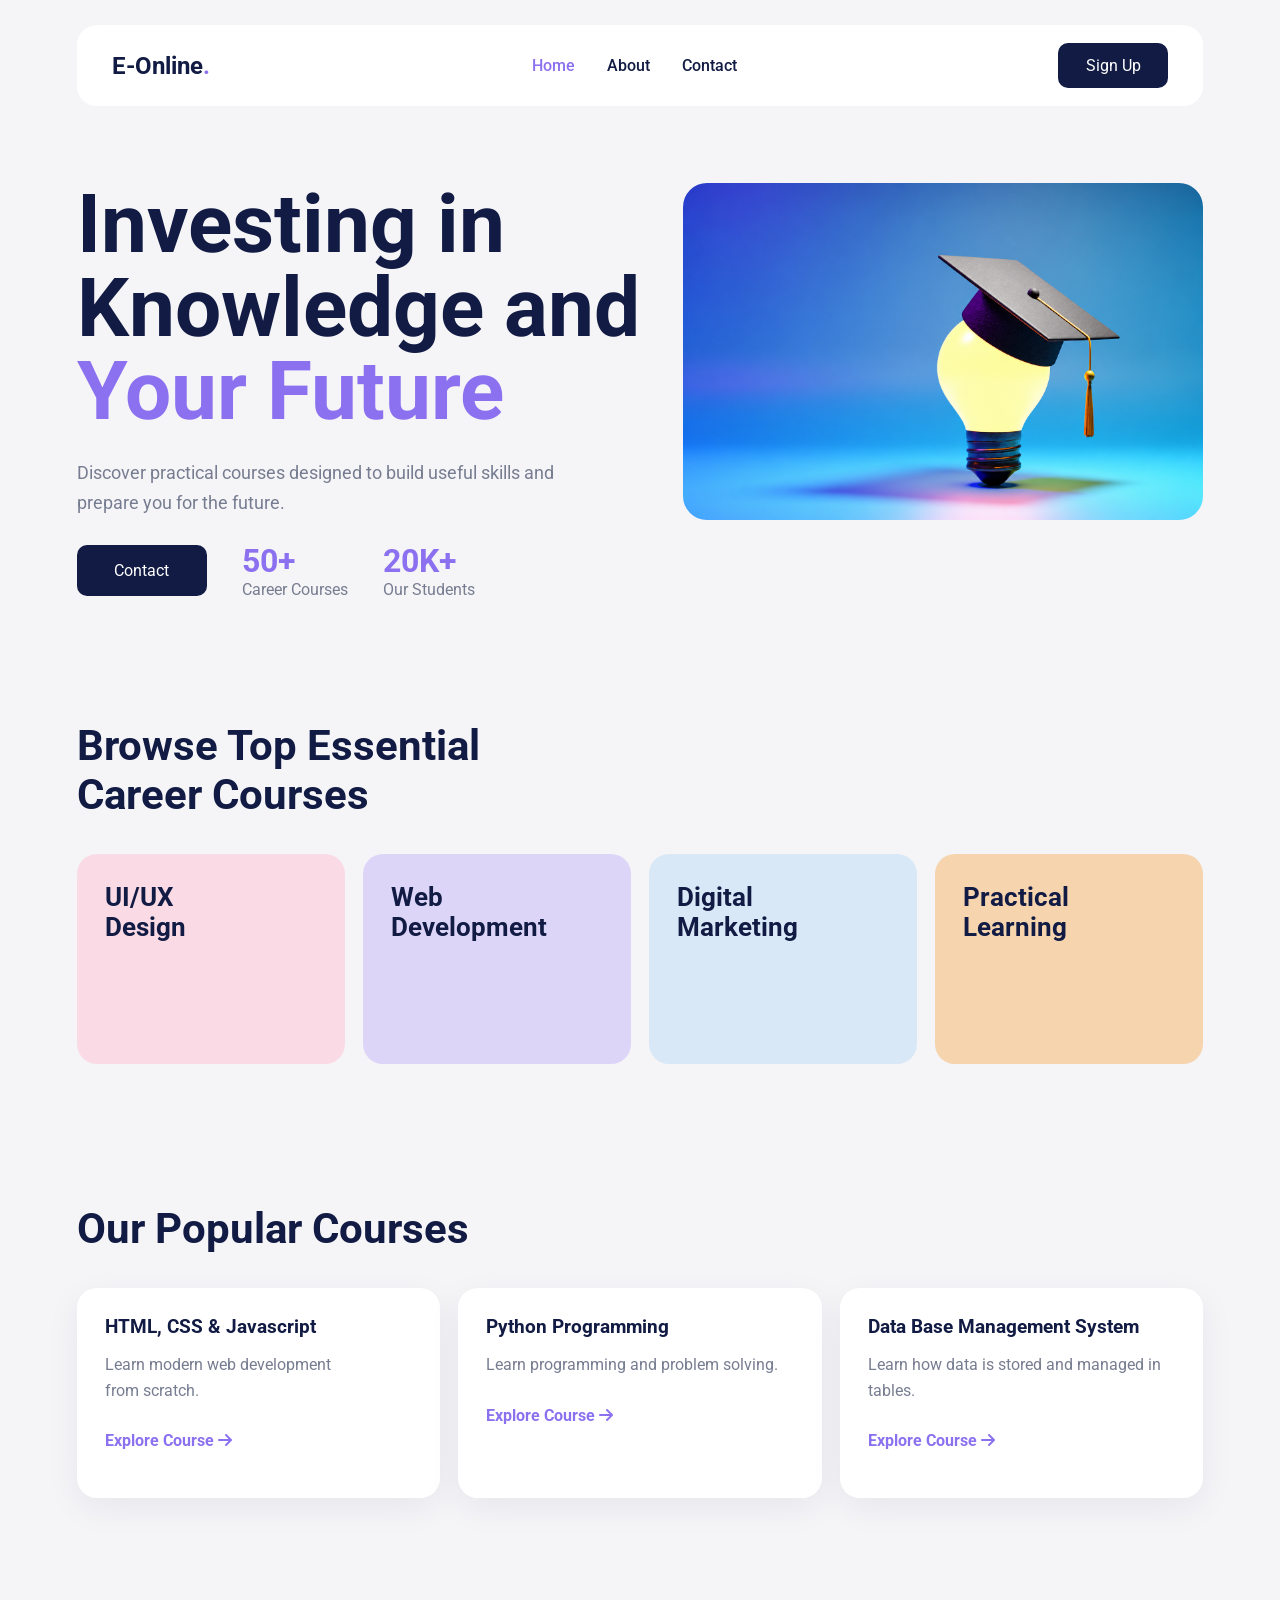
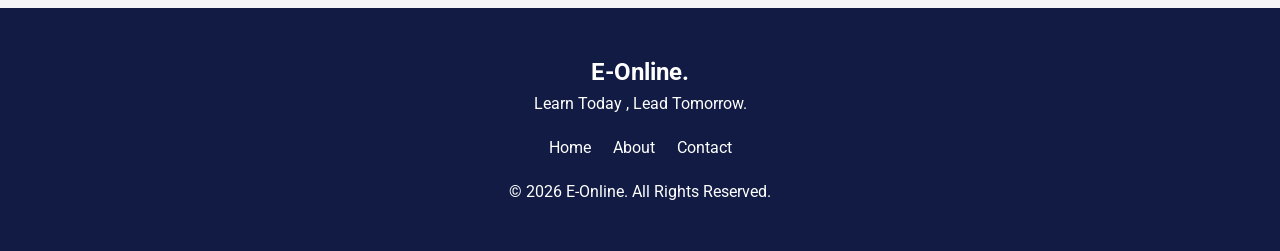
<file: index.html>
<!DOCTYPE html>
<html lang="en">
<head>
    <meta charset="UTF-8">
    <meta name="viewport" content="width=device-width, initial-scale=1.0">
    <title>E-Online | Home</title>
    <link rel="preconnect" href="https://fonts.googleapis.com">
    <link href="https://fonts.googleapis.com/css2?family=Roboto:wght@400;500;700&display=swap" rel="stylesheet">
    <link rel="stylesheet" href="style.css">
    <link rel="stylesheet" href="https://cdnjs.cloudflare.com/ajax/libs/font-awesome/6.5.2/css/all.min.css">
    <script src="script.js" defer></script>
</head>
<body>
    <header>
        <nav class="navbar">
            <a href="index.html" class="logo">E-Online<span>.</span></a>
            <button class="menu-toggle" aria-label="Toggle navigation" aria-expanded="false">☰</button>
            <ul class="nav-links">
                <li>
                    <a href="index.html" class="active">Home</a>
                </li>
                <li>
                    <a href="about.html">About</a>
                </li>
                <li>
                    <a href="contact.html">Contact</a>
                </li>
            </ul>
            <a href="contact.html" class="btn">Sign Up</a>
        </nav>
    </header>
    
    <section class="hero" id="hero">
        <div class="hero-content">
            <h1>Investing in <br> Knowledge and <br>
                <span>Your Future</span>
            </h1>
            <p>
                Discover practical courses designed to build useful skills and prepare you for the future.
            </p>
        </div>
        <div class="hero-image">
            <img src="img.png" alt="Hero Image">
        </div>
        <div class="hero-buttons">
            <a href="contact.html">
                Contact
            </a>
            <div class="stats">
                <h2>
                    50+
                </h2>
                <p>
                    Career Courses
                </p>
            </div>
            <div class="stats">
                <h2>
                    20K+
                </h2>
                <p>
                    Our Students
                </p>
            </div>
        </div>
    </section>
    <section class="categories" id="categories">
        <h2>
            Browse Top Essential <br>Career Courses
        </h2>
        <div class="category-container">
            <div class="category-card pink">
                <h3>
                    UI/UX <br> Design
                </h3>
            </div>
            <div class="category-card purple">
                <h3>
                    Web <br> Development
                </h3>
            </div>
            <div class="category-card blue">
                <h3>
                    Digital <br> Marketing
                </h3>
            </div>
            <div class="category-card orange">
                <h3>
                    Practical <br>Learning
                </h3>
            </div>
        </div>   
    </section>
    <section class="courses" id="courses">
        <h2>
            Our Popular Courses
        </h2>
        <div class="course-container">
            <div class="course-card">
                <h3>
                    HTML, CSS & Javascript
                </h3>
                <p>
                    Learn modern web development <br>from scratch.
                </p>
                <a href="contact.html">
                    Explore Course  
                    <i class="fa-solid fa-arrow-right"></i>
                </a>
            </div>
            <div class="course-card">
                <h3>
                    Python Programming
                </h3>
                <p>
                    Learn programming and problem solving.
                </p>
                <a href="contact.html">
                    Explore Course  
                    <i class="fa-solid fa-arrow-right"></i>
                </a>
            </div>
            <div class="course-card">
                <h3>
                    Data Base Management System
                </h3>
                <p>
                    Learn how data is stored and managed in tables.
                </p>
                <a href="contact.html">
                    Explore Course  
                    <i class="fa-solid fa-arrow-right"></i>
                </a>
            </div>
        </div>
    </section>
    <footer>
        <h2>
            E-Online.
        </h2>
        <p>
            Learn Today , Lead Tomorrow.
        </p>
        <div class="footer-links">
            <a href="index.html">Home</a>
            <a href="about.html">About</a>
            <a href="contact.html">Contact</a>
        </div>
        <p>
            &copy; <span class="year"></span>
            E-Online. All Rights Reserved.
        </p>
    </footer>
</body>
</html>
</file>
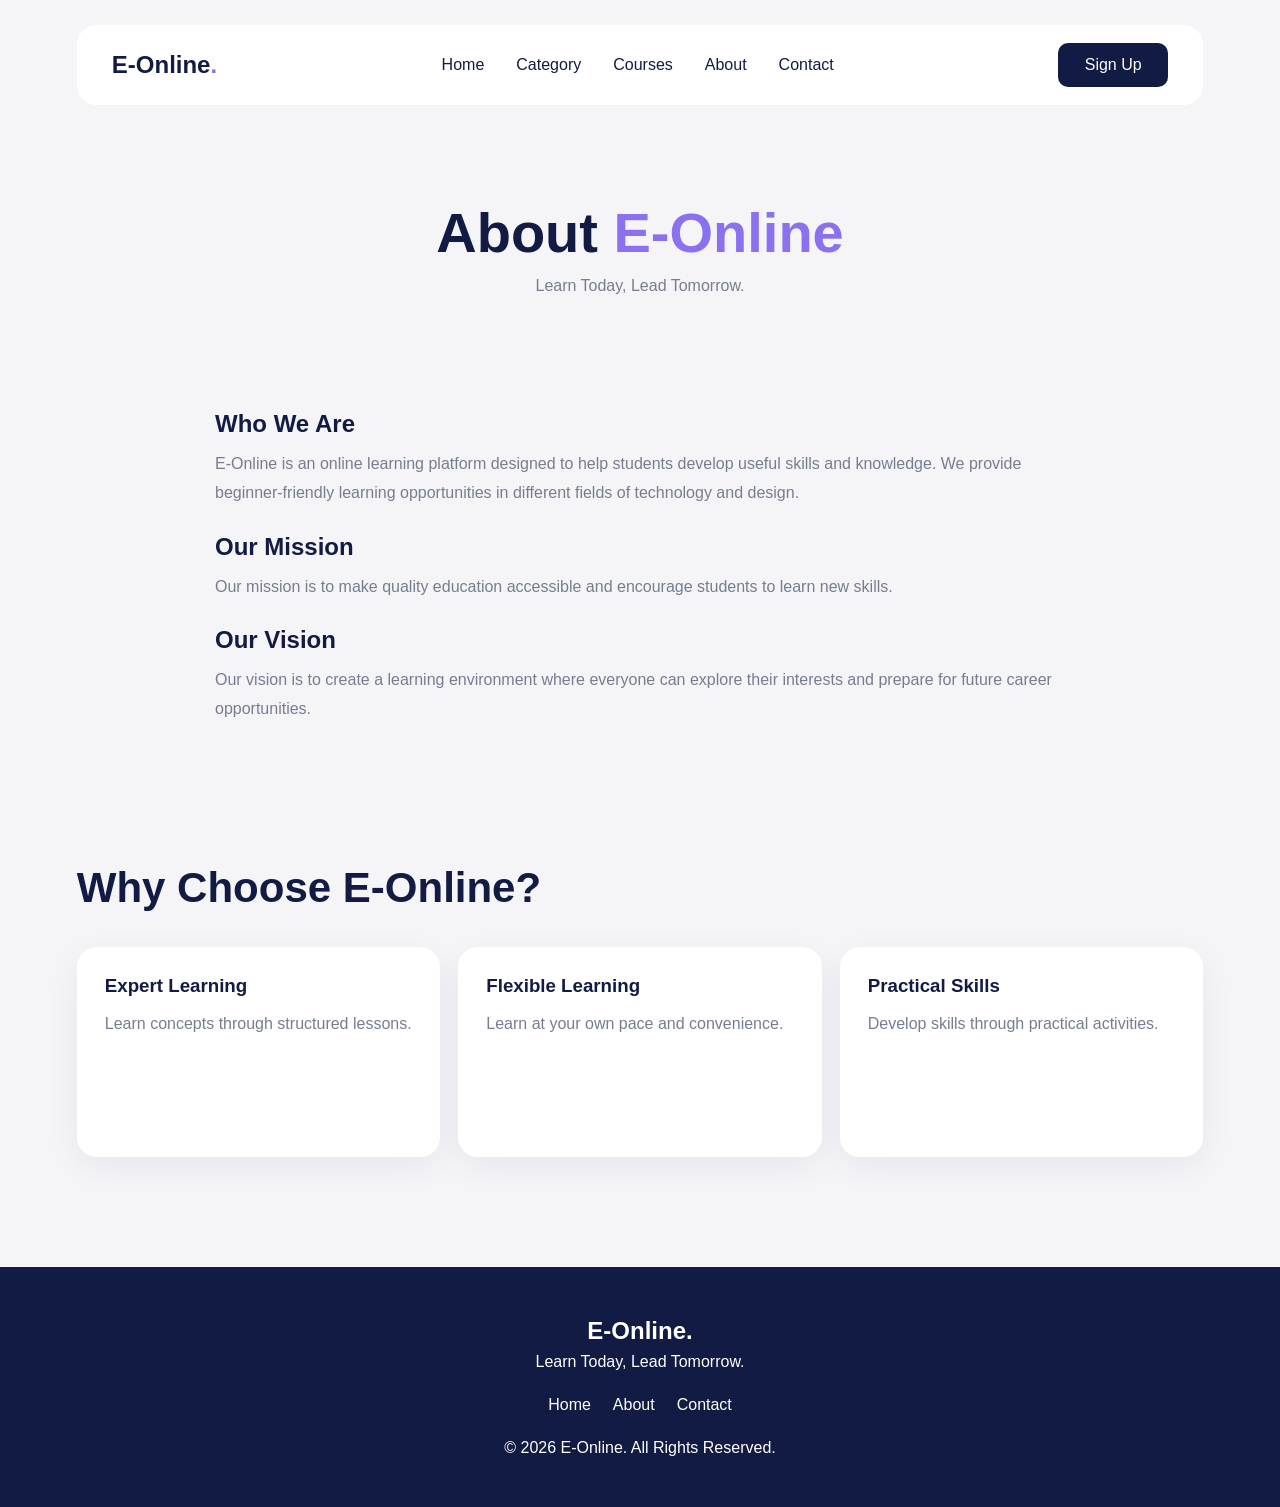
<file: about.html>
<!DOCTYPE html>
<html lang="en">
<head>
    <meta charset="UTF-8">
    <meta name="viewport" content="width=device-width, initial-scale=1.0">

    <title>About Us | E-Online</title>

    <link rel="stylesheet" href="style.css">
    <script src="script.js" defer></script>
</head>

<body>

    <!-- Navbar -->
    <header>
        <nav class="navbar">

            <a href="index.html" class="logo">
                E-Online<span>.</span>
            </a>

            <button class="menu-toggle" aria-label="Toggle navigation" aria-expanded="false">☰</button>

            <ul class="nav-links">
                <li><a href="index.html">Home</a></li>
                <li><a href="index.html#categories">Category</a></li>
                <li><a href="index.html#courses">Courses</a></li>
                <li><a href="about.html">About</a></li>
                <li><a href="contact.html">Contact</a></li>
            </ul>

            <a href="contact.html" class="btn">Sign Up</a>

        </nav>
    </header>


    <!-- About Hero -->
    <section class="page-heading">
        <h1>About <span>E-Online</span></h1>
        <p>Learn Today, Lead Tomorrow.</p>
    </section>


    <!-- About Content -->
    <section class="about-section">

        <div class="about-content">

            <h2>Who We Are</h2>

            <p>
                E-Online is an online learning platform designed
                to help students develop useful skills and knowledge.
                We provide beginner-friendly learning opportunities
                in different fields of technology and design.
            </p>

            <h2>Our Mission</h2>

            <p>
                Our mission is to make quality education accessible
                and encourage students to learn new skills.
            </p>

            <h2>Our Vision</h2>

            <p>
                Our vision is to create a learning environment where
                everyone can explore their interests and prepare
                for future career opportunities.
            </p>

        </div>

    </section>


    <!-- Why Choose Us -->
    <section class="why-us">

        <h2>Why Choose E-Online?</h2>

        <div class="course-container">

            <div class="course-card">
                <h3>Expert Learning</h3>
                <p>Learn concepts through structured lessons.</p>
            </div>

            <div class="course-card">
                <h3>Flexible Learning</h3>
                <p>Learn at your own pace and convenience.</p>
            </div>

            <div class="course-card">
                <h3>Practical Skills</h3>
                <p>Develop skills through practical activities.</p>
            </div>

        </div>

    </section>


    <!-- Footer -->
    <footer>

        <h2>E-Online.</h2>

        <p>Learn Today, Lead Tomorrow.</p>

        <div class="footer-links">
            <a href="index.html">Home</a>
            <a href="about.html">About</a>
            <a href="contact.html">Contact</a>
        </div>

        <p>© <span id="year"></span> E-Online. All Rights Reserved.</p>

    </footer>

</body>
</html>
</file>
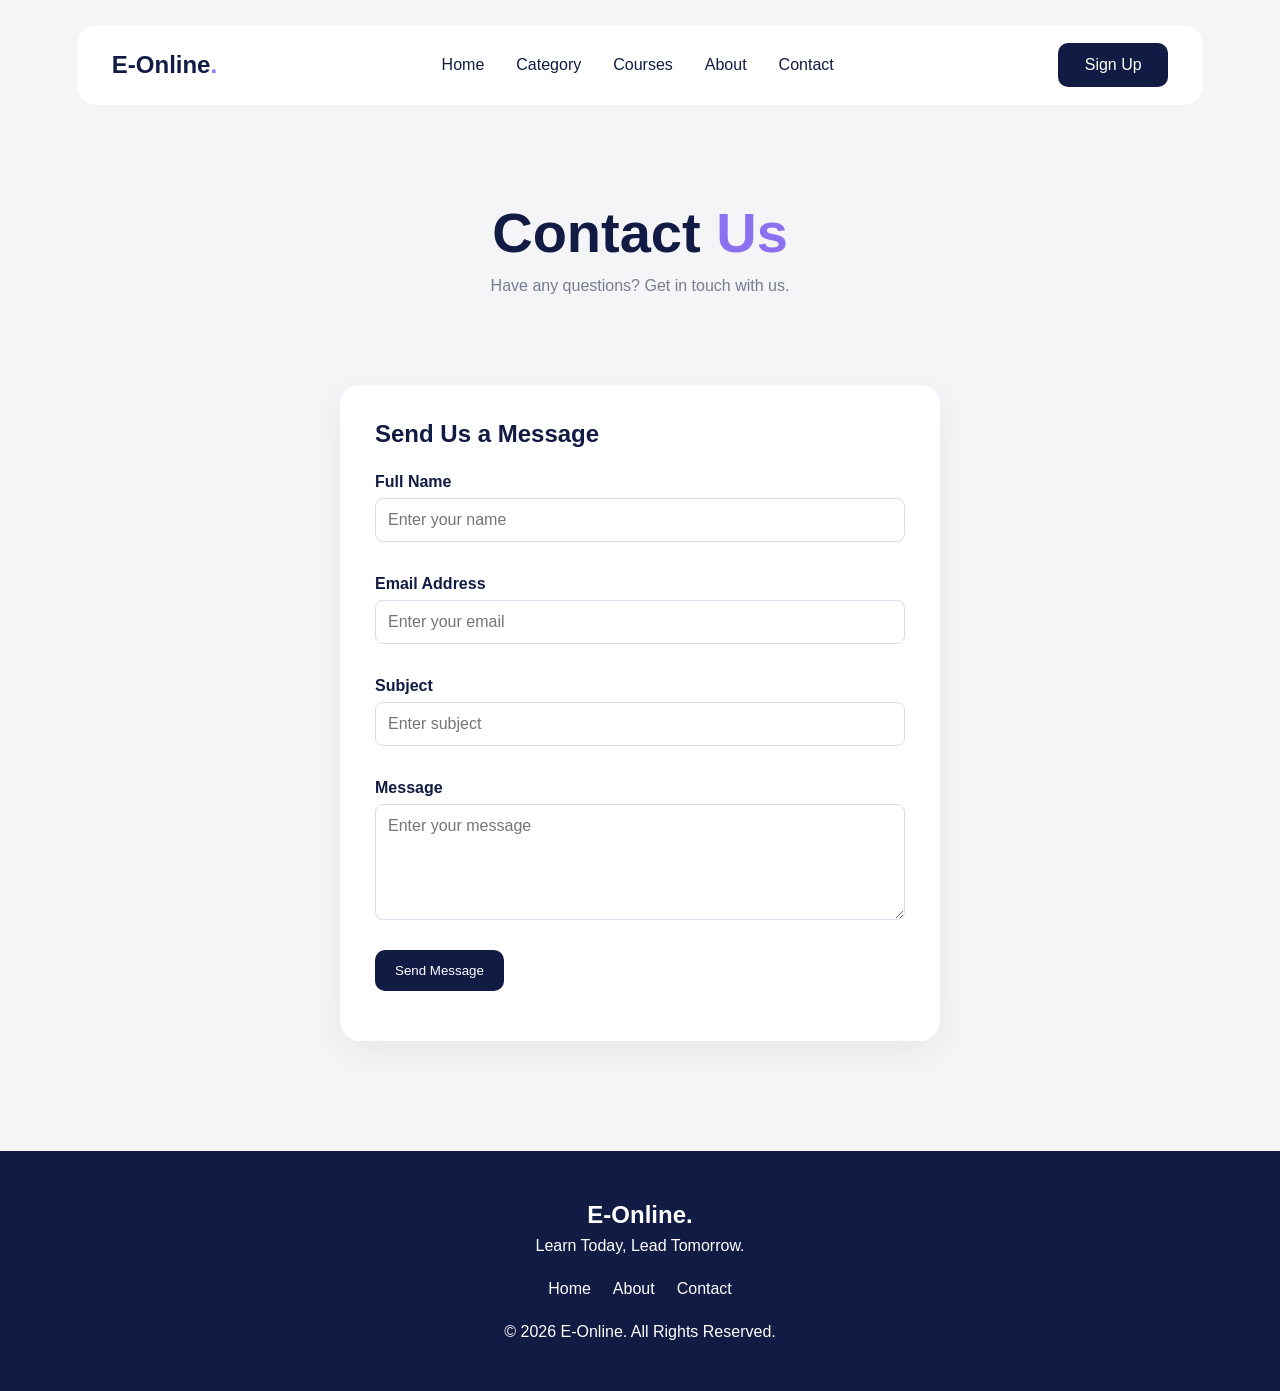
<file: contact.html>
<!DOCTYPE html>
<html lang="en">
<head>
    <meta charset="UTF-8">
    <meta name="viewport" content="width=device-width, initial-scale=1.0">

    <title>Contact Us | E-Online</title>

    <link rel="stylesheet" href="style.css">
    <script src="script.js" defer></script>
</head>

<body>

    <!-- Navbar -->
    <header>
        <nav class="navbar">

            <a href="index.html" class="logo">
                E-Online<span>.</span>
            </a>

            <button class="menu-toggle" aria-label="Toggle navigation" aria-expanded="false">☰</button>

            <ul class="nav-links">
                <li><a href="index.html">Home</a></li>
                <li><a href="index.html#categories">Category</a></li>
                <li><a href="index.html#courses">Courses</a></li>
                <li><a href="about.html">About</a></li>
                <li><a href="contact.html">Contact</a></li>
            </ul>

            <a href="contact.html" class="btn">Sign Up</a>

        </nav>
    </header>


    <!-- Contact Heading -->
    <section class="page-heading">

        <h1>Contact <span>Us</span></h1>

        <p>Have any questions? Get in touch with us.</p>

    </section>


    <!-- Contact Form -->
    <section class="contact-section">

        <form id="contactForm">

            <h2>Send Us a Message</h2>

            <label for="name">Full Name</label>
            <input type="text" id="name" placeholder="Enter your name" required>

            <small id="nameError"></small>


            <label for="email">Email Address</label>
            <input type="email" id="email" placeholder="Enter your email" required>

            <small id="emailError"></small>


            <label for="subject">Subject</label>
            <input type="text" id="subject" placeholder="Enter subject" required>

            <small id="subjectError"></small>


            <label for="message">Message</label>
            <textarea id="message" rows="5"
                placeholder="Enter your message" required></textarea>

            <small id="messageError"></small>


            <button type="submit" class="btn">
                Send Message
            </button>

            <p id="formStatus"></p>

        </form>

    </section>


    <!-- Footer -->
    <footer>

        <h2>E-Online.</h2>

        <p>Learn Today, Lead Tomorrow.</p>

        <div class="footer-links">
            <a href="index.html">Home</a>
            <a href="about.html">About</a>
            <a href="contact.html">Contact</a>
        </div>

        <p>© <span id="year"></span> E-Online. All Rights Reserved.</p>

    </footer>

</body>
</html>
</file>
<file: style.css>
* {
    margin: 0;
    padding: 0;
    box-sizing: border-box;
}

:root {
    --ink: #111b43;
    --muted: #777d91;
    --purple: #8b70ef;
    --surface: #f5f4f7;
    --navbar: #ffffff;
    --card: #ffffff;
    --border: #d9dce8;
    --footer: #111b43;
}

:root[data-theme="dark"] {
    --ink: #edf0ff;
    --muted: #adb3c9;
    --purple: #a995ff;
    --surface: #101526;
    --navbar: #1a2035;
    --card: #1a2035;
    --border: #343b55;
    --footer: #0b0f1d;
}

body {
    min-height: 100vh;
    font-family: "Roboto", Arial, sans-serif;
    background: var(--surface);
    color: var(--ink);
    transition: background 0.25s ease, color 0.25s ease;
}

html {
    scroll-behavior: smooth;
}

header {
    padding: 25px 6%;
}

.navbar {
    display: flex;
    align-items: center;
    justify-content: space-between;
    max-width: 1280px;
    margin: auto;
    padding: 18px 35px;
    border-radius: 20px;
    background: var(--navbar);
    transition: background 0.25s ease;
}

.logo {
    color: var(--ink);
    font-size: 24px;
    font-weight: 700;
    text-decoration: none;
}

.logo span,
.page-heading h1 span {
    color: var(--purple);
}

.nav-links {
    display: flex;
    gap: 32px;
    list-style: none;
}

.nav-links a {
    color: var(--ink);
    font-weight: 500;
    text-decoration: none;
    transition: color 0.2s ease;
}

.nav-links a:hover,
.nav-links a.active {
    color: var(--purple);
}

.menu-toggle {
    display: none;
}

.theme-toggle {
    width: 42px;
    height: 42px;
    margin-left: 20px;
    border: 1px solid var(--border);
    border-radius: 50%;
    background: var(--card);
    color: var(--ink);
    font-size: 21px;
    line-height: 1;
    cursor: pointer;
    transition: background 0.25s ease, color 0.25s ease, transform 0.2s ease;
}

.theme-toggle:hover {
    transform: rotate(12deg) scale(1.05);
}

.theme-toggle span {
    display: block;
}

.btn {
    display: inline-block;
    min-width: 110px;
    padding: 13px 20px;
    border: 0;
    border-radius: 10px;
    background: var(--ink);
    color: white;
    text-align: center;
    text-decoration: none;
    cursor: pointer;
    transition: background 0.2s ease, transform 0.2s ease, box-shadow 0.2s ease;
}

.btn:hover {
    background: var(--purple);
    transform: translateY(-2px);
    box-shadow: 0 8px 18px rgba(139, 112, 239, 0.22);
}

.hero {
    display: grid;
    grid-template-columns: 1fr 1fr;
    align-items: center;
    max-width: 1280px;
    min-height: 520px;
    margin: auto;
    padding: 50px 6%;
}

.hero-content h1 {
    font-size: clamp(48px, 7vw, 82px);
    line-height: 1.02;
    animation: fadeUp 0.7s ease-out both;
}

.hero-content h1 span {
    color: var(--purple);
}

.hero-content p {
    max-width: 520px;
    margin-top: 24px;
    color: var(--muted);
    font-size: 18px;
    line-height: 1.7;
    animation: fadeUp 0.7s 0.12s ease-out both;
}

.hero-image {
    display: flex;
    justify-content: flex-end;
}

.hero-image img {
    width: min(100%, 520px);
    max-height: 520px;
    border-radius: 24px;
    object-fit: cover;
    animation: fadeInScale 0.8s 0.08s ease-out both;
    transition: transform 0.35s ease;
}

.hero-image img:hover {
    transform: scale(1.015);
}

.hero-buttons {
    grid-column: 1 / -1;
    display: flex;
    align-items: center;
    gap: 35px;
    margin-top: 20px;
}

.hero-buttons > a {
    min-width: 130px;
    padding: 16px 22px;
    border-radius: 10px;
    background: var(--ink);
    color: white;
    text-align: center;
    text-decoration: none;
    transition: background 0.2s ease, transform 0.2s ease;
}

.hero-buttons > a:hover {
    background: var(--purple);
    transform: translateY(-3px);
}

.stats h2 {
    color: var(--purple);
    font-size: 32px;
}

.stats p {
    color: var(--muted);
}

.categories,
.courses,
.why-us {
    max-width: 1280px;
    margin: auto;
    padding: 70px 6%;
}

.categories h2,
.courses h2,
.why-us h2 {
    margin-bottom: 35px;
    font-size: 42px;
}

.category-container,
.course-container {
    display: grid;
    grid-template-columns: repeat(4, 1fr);
    gap: 18px;
}

.category-card {
    min-height: 210px;
    padding: 28px;
    border-radius: 20px;
    color: #111b43;
    transition: transform 0.25s ease, box-shadow 0.25s ease;
}

:root[data-theme="dark"] .navbar .btn,
:root[data-theme="dark"] .hero-buttons > a,
:root[data-theme="dark"] .contact-section button {
    background: #7d63ef;
    color: #ffffff;
}

.category-card:hover {
    transform: translateY(-8px);
    box-shadow: 0 14px 28px rgba(17, 27, 67, 0.12);
}

.category-card:nth-child(1),
.course-card:nth-child(1) { animation: fadeUp 0.6s 0.05s ease-out both; }

.category-card:nth-child(2),
.course-card:nth-child(2) { animation: fadeUp 0.6s 0.15s ease-out both; }

.category-card:nth-child(3),
.course-card:nth-child(3) { animation: fadeUp 0.6s 0.25s ease-out both; }

.category-card:nth-child(4) { animation: fadeUp 0.6s 0.35s ease-out both; }

.category-card h3 {
    font-size: 26px;
}

.pink { background: #fadbe5; }
.purple { background: #ddd5f8; }
.blue { background: #d9e8f7; }
.orange { background: #f5d4ae; }

.course-container {
    grid-template-columns: repeat(3, 1fr);
}

.course-card {
    min-height: 210px;
    padding: 28px;
    border-radius: 20px;
    background: var(--card);
    box-shadow: 0 10px 35px rgba(17, 27, 67, 0.06);
    transition: transform 0.25s ease, box-shadow 0.25s ease, background 0.25s ease;
}

.course-card:hover {
    transform: translateY(-6px);
    box-shadow: 0 16px 32px rgba(17, 27, 67, 0.12);
}

.course-card h3 {
    margin-bottom: 14px;
}

.course-card p {
    margin-bottom: 28px;
    color: var(--muted);
    line-height: 1.6;
}

.course-card a {
    color: var(--purple);
    font-weight: 700;
    text-decoration: none;
}

.page-heading {
    padding: 70px 6%;
    text-align: center;
    animation: fadeUp 0.65s ease-out both;
}

.page-heading h1 {
    font-size: 56px;
}

.page-heading p {
    margin-top: 12px;
    color: var(--muted);
}

.about-section {
    max-width: 1280px;
    margin: auto;
    padding: 20px 6% 70px;
}

.about-content {
    max-width: 850px;
    margin: auto;
}

.about-content h2 {
    margin: 25px 0 12px;
}

.about-content p {
    color: var(--muted);
    line-height: 1.8;
}

.contact-section {
    padding: 20px 20px 70px;
}

.contact-section form {
    max-width: 600px;
    margin: auto;
    padding: 35px;
    border-radius: 20px;
    background: var(--card);
    box-shadow: 0 10px 35px rgba(0, 0, 0, 0.06);
    transition: background 0.25s ease;
    animation: fadeUp 0.65s 0.1s ease-out both;
}

.contact-section h2 {
    margin-bottom: 25px;
}

.contact-section label {
    display: block;
    margin: 15px 0 7px;
    font-weight: 600;
}

.contact-section input,
.contact-section textarea {
    width: 100%;
    padding: 12px;
    border: 1px solid var(--border);
    background: var(--card);
    color: var(--ink);
    border-radius: 8px;
    font: inherit;
}

.contact-section input:focus,
.contact-section textarea:focus {
    border-color: var(--purple);
    outline: 2px solid rgba(139, 112, 239, 0.15);
}

.contact-section small {
    display: block;
    min-height: 18px;
    color: #c94444;
}

.contact-section button {
    margin-top: 8px;
}

#formStatus {
    margin-top: 15px;
    color: #3a875a;
}

footer {
    margin-top: 40px;
    padding: 50px 6%;
    background: var(--footer);
    color: white;
    text-align: center;
}

footer h2 {
    margin-bottom: 8px;
}

.footer-links {
    display: flex;
    justify-content: center;
    gap: 22px;
    margin: 25px 0;
}

.footer-links a {
    color: white;
    text-decoration: none;
    transition: color 0.2s ease;
}

.footer-links a:hover {
    color: #cfc3ff;
}

@keyframes fadeUp {
    from {
        opacity: 0;
        transform: translateY(24px);
    }
    to {
        opacity: 1;
        transform: translateY(0);
    }
}

@keyframes fadeInScale {
    from {
        opacity: 0;
        transform: scale(0.96);
    }
    to {
        opacity: 1;
        transform: scale(1);
    }
}

@media (max-width: 900px) {
    .category-container {
        grid-template-columns: repeat(2, 1fr);
    }

    .course-container {
        grid-template-columns: repeat(2, 1fr);
    }

    .hero {
        grid-template-columns: 1fr;
    }

    .hero-image {
        justify-content: center;
        margin-top: 30px;
    }

    .hero-buttons {
        grid-column: 1;
    }
}

@media (max-width: 600px) {
    header {
        padding: 12px 4%;
    }

    .navbar {
        flex-wrap: wrap;
        padding: 15px;
    }

    .menu-toggle {
        display: block;
        border: none;
        background: none;
        color: var(--ink);
        font-size: 25px;
        cursor: pointer;
    }

    .theme-toggle {
        margin-left: auto;
        margin-right: 10px;
    }

    .navbar > .btn {
        display: none;
    }

    .nav-links {
        display: none;
        width: 100%;
        flex-direction: column;
        gap: 18px;
        padding: 20px 5px 5px;
    }

    .nav-links.open {
        display: flex;
        animation: fadeUp 0.22s ease-out both;
    }

    .hero {
        padding: 40px 6%;
    }

    .hero-content h1 {
        font-size: 38px;
    }

    .hero-image img {
        width: 100%;
    }

    .hero-buttons {
        flex-wrap: wrap;
        gap: 15px;
    }

    .categories,
    .courses,
    .why-us {
        padding: 45px 6%;
    }

    .category-container,
    .course-container {
        grid-template-columns: 1fr;
    }

    .category-card {
        min-height: 150px;
        padding: 18px;
    }

    .category-card h3 {
        font-size: 17px;
    }

    .page-heading h1 {
        font-size: 35px;
    }

    .contact-section form {
        padding: 22px;
    }
}

@media (prefers-reduced-motion: reduce) {
    *,
    *::before,
    *::after {
        animation-duration: 0.01ms !important;
        animation-iteration-count: 1 !important;
        scroll-behavior: auto !important;
        transition-duration: 0.01ms !important;
    }
}
</file>
